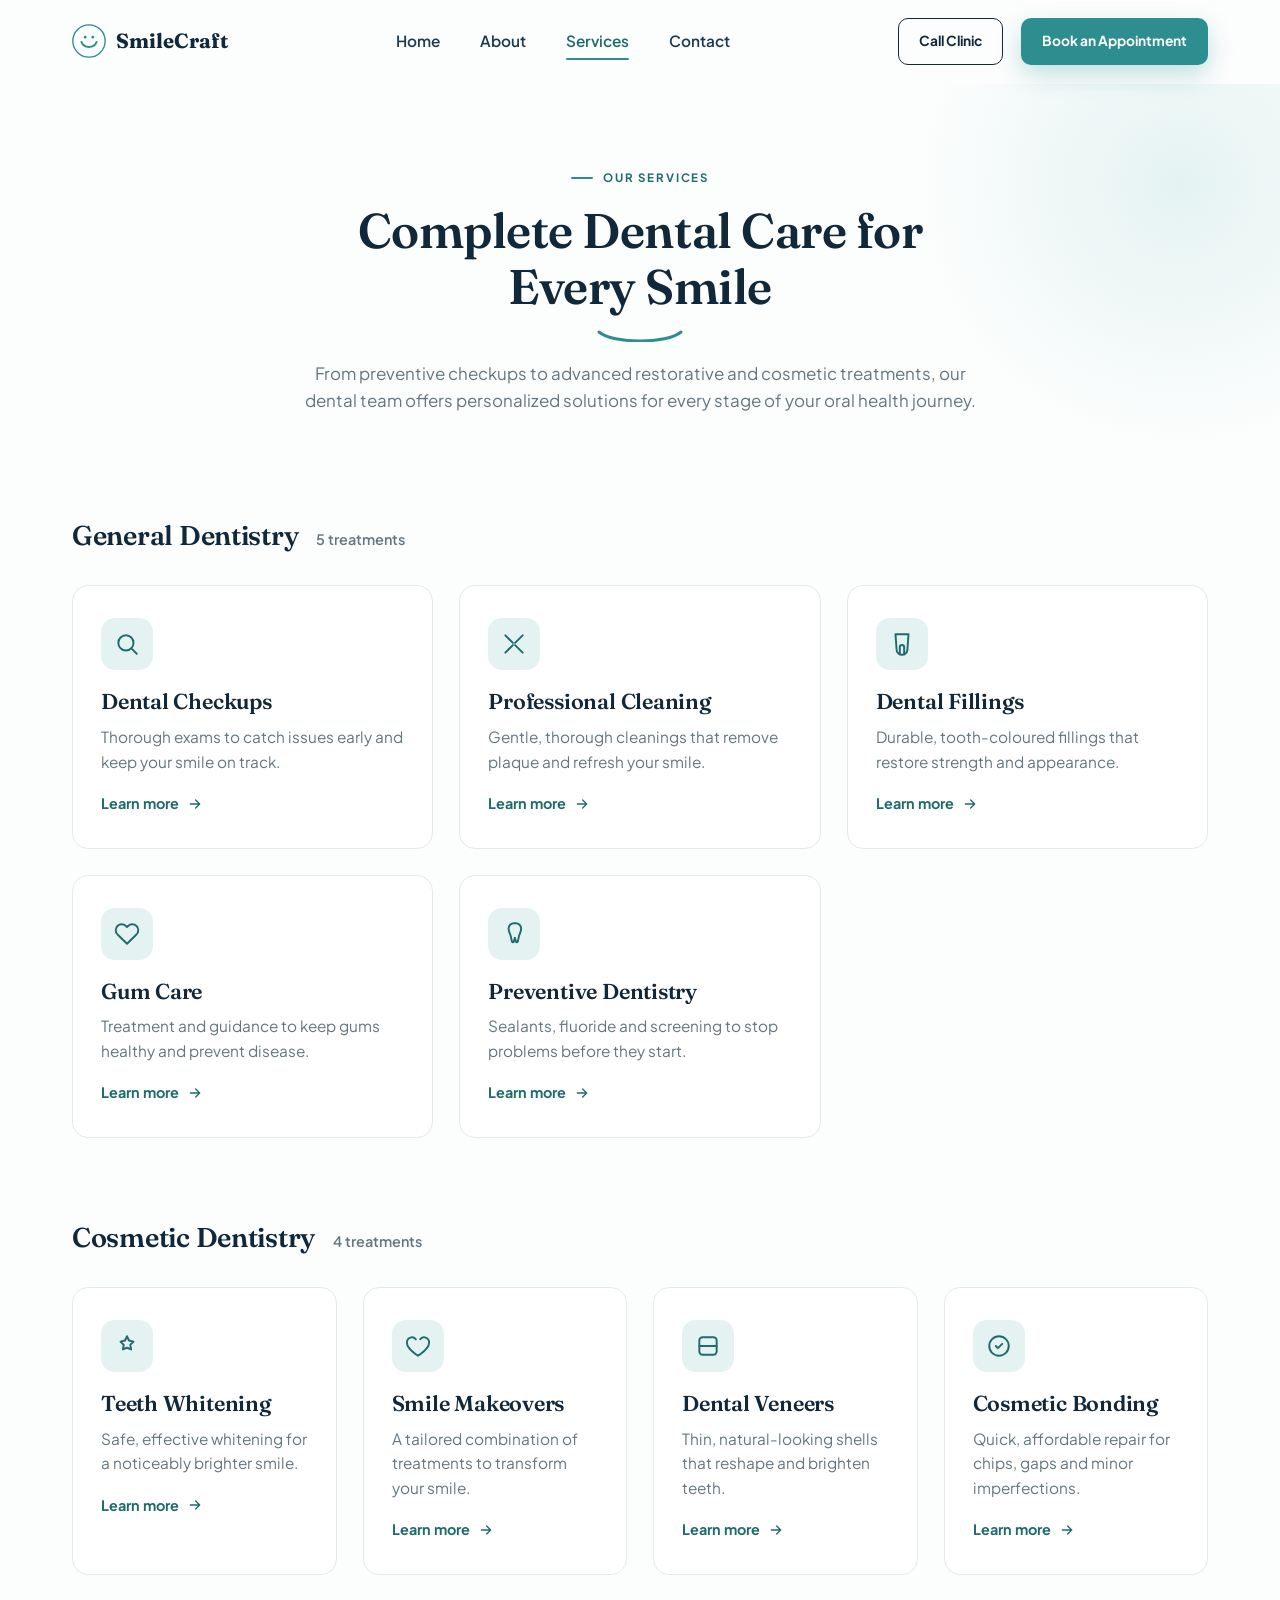
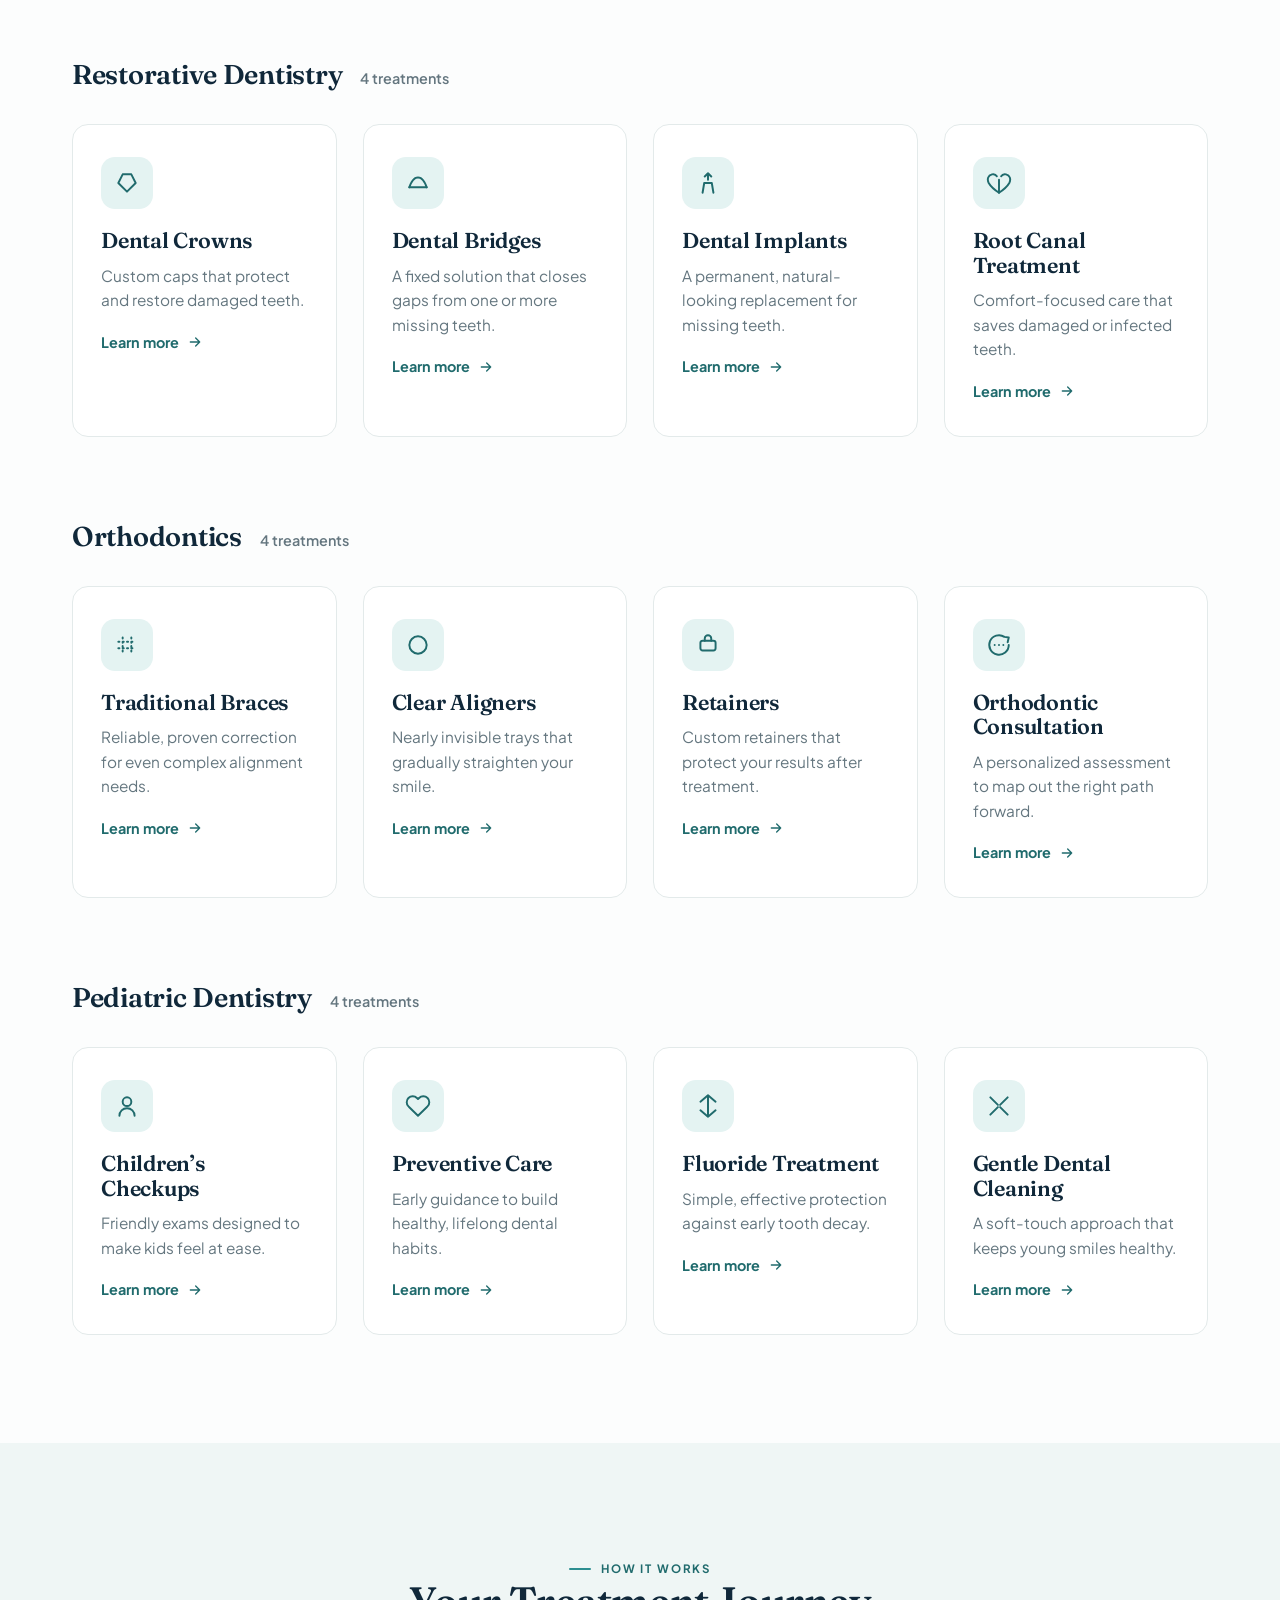
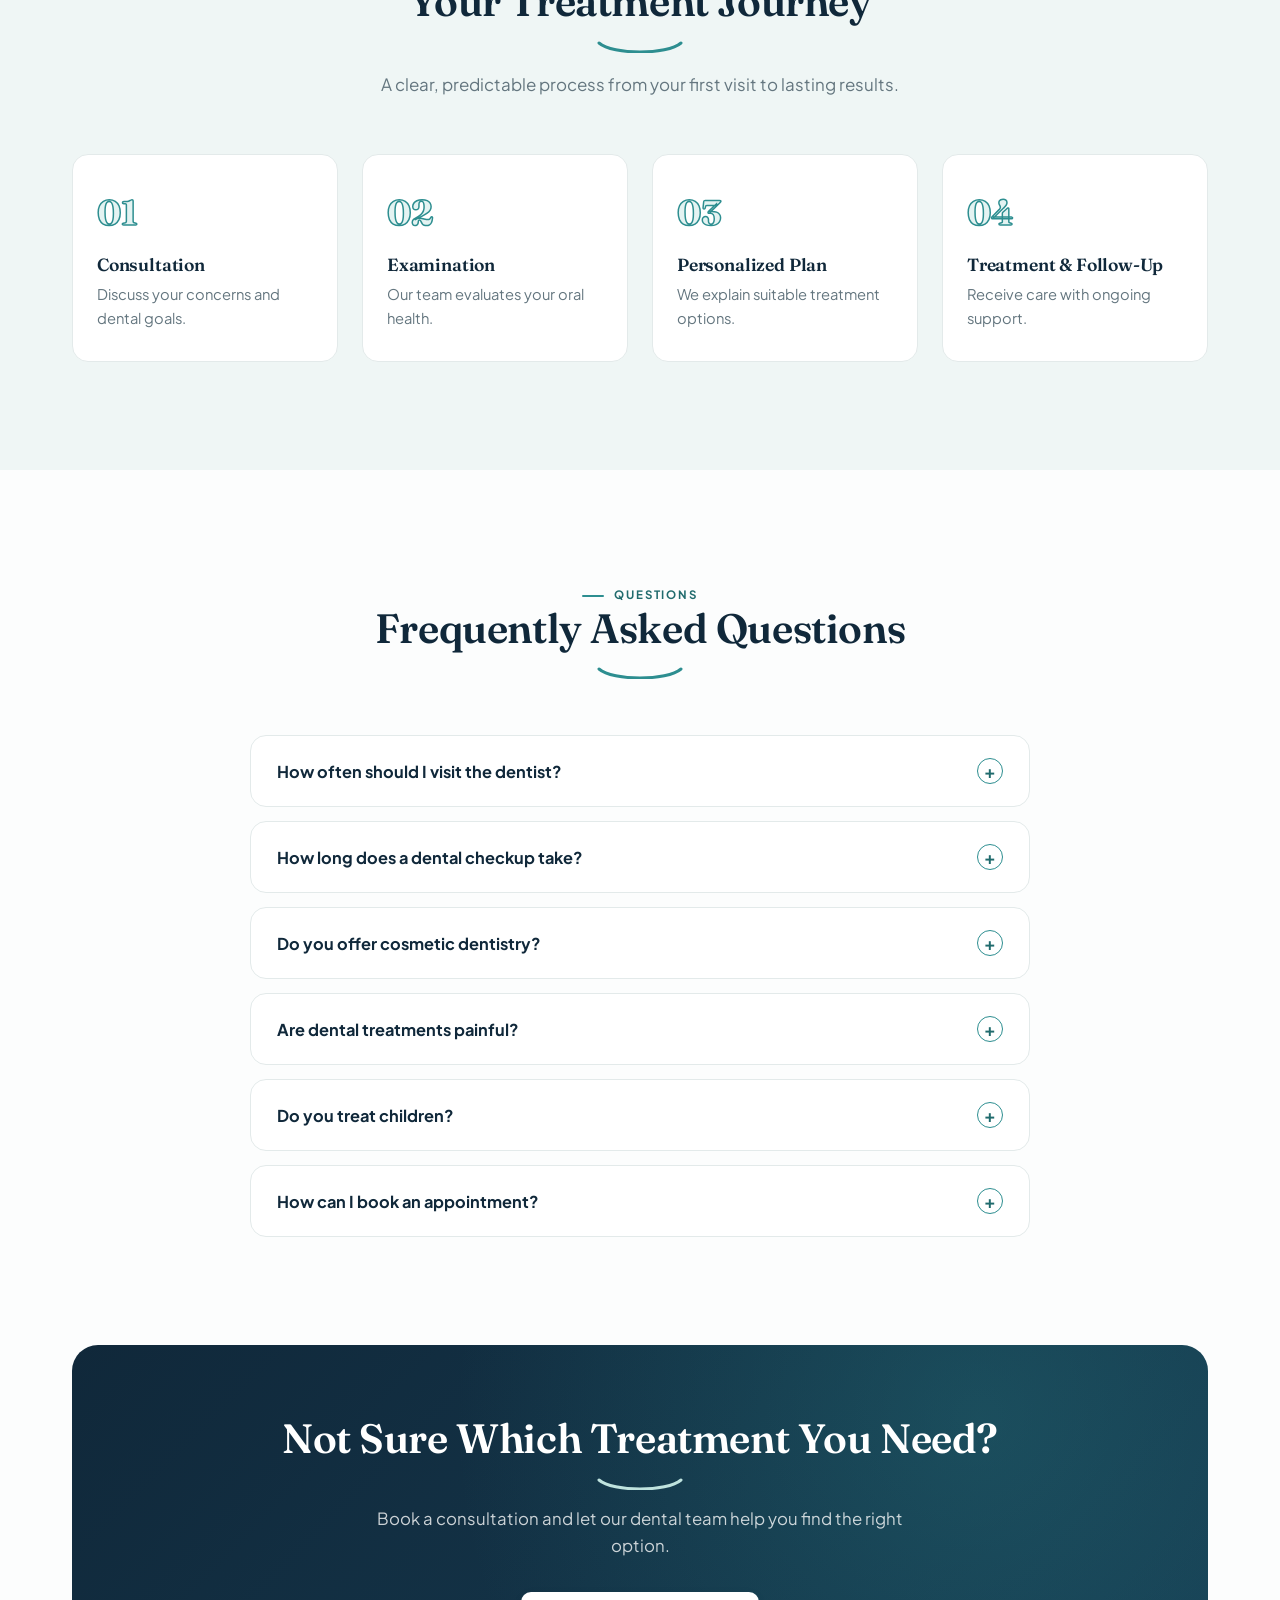
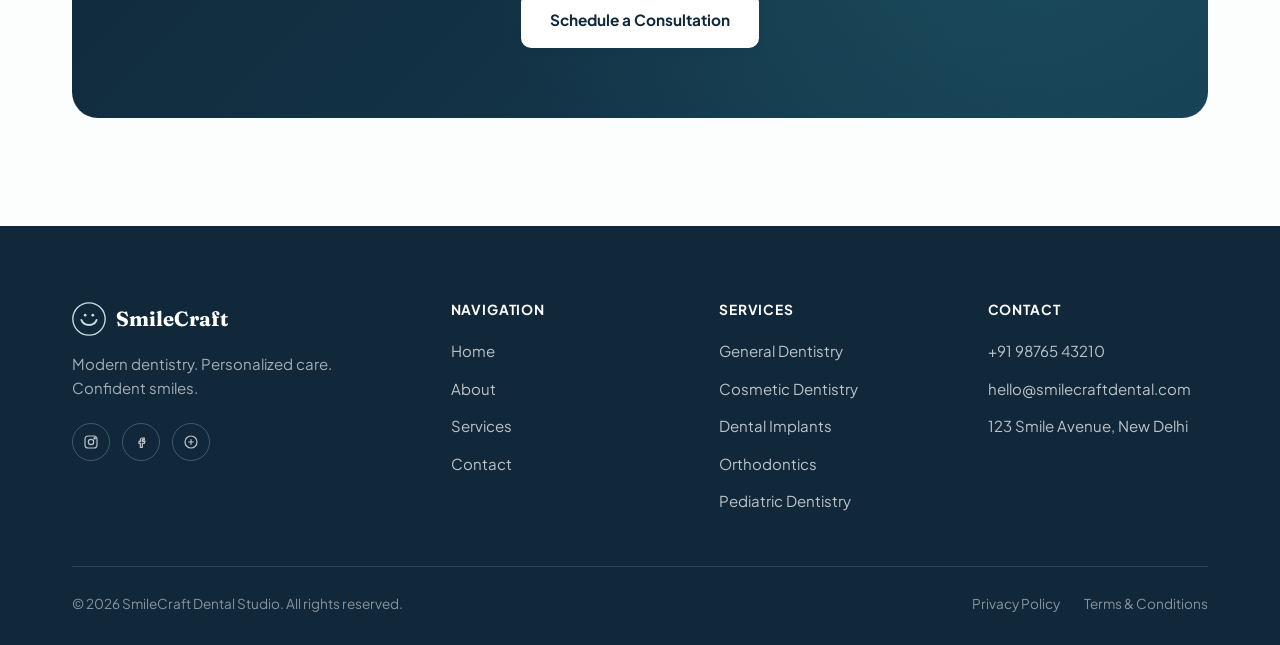
<file: services.html>
<!DOCTYPE html>
<html lang="en">
<head>
<meta charset="UTF-8">
<meta name="viewport" content="width=device-width, initial-scale=1.0">
<title>Our Services | SmileCraft Dental Studio</title>
<meta name="description" content="Explore general, cosmetic, restorative, orthodontic and pediatric dentistry services at SmileCraft Dental Studio, plus our treatment process and frequently asked questions.">
<link rel="preconnect" href="https://fonts.googleapis.com">
<link rel="stylesheet" href="style.css">
</head>
<body>

<header class="site-header">
  <div class="container nav-wrap">
    <a href="index.html" class="logo">
      <span class="logo-mark">
        <svg viewBox="0 0 40 40" fill="none" xmlns="http://www.w3.org/2000/svg">
          <circle cx="20" cy="20" r="19" stroke="#2D8E90" stroke-width="1.6"/>
          <path d="M11 21c1.5 4 3.5 6 9 6s7.5-2 9-6" stroke="#2D8E90" stroke-width="2.2" stroke-linecap="round"/>
          <circle cx="15.5" cy="15.5" r="1.6" fill="#2D8E90"/>
          <circle cx="24.5" cy="15.5" r="1.6" fill="#2D8E90"/>
        </svg>
      </span>
      SmileCraft
    </a>
    <nav class="nav-links" aria-label="Primary">
      <a href="index.html">Home</a>
      <a href="about.html">About</a>
      <a href="services.html" class="active">Services</a>
      <a href="contact.html">Contact</a>
    </nav>
    <div class="nav-cta">
      <a href="contact.html" class="btn btn-secondary btn-sm">Call Clinic</a>
      <a href="contact.html" class="btn btn-primary btn-sm">Book an Appointment</a>
      <button class="hamburger" aria-label="Open menu" aria-expanded="false">
        <span></span><span></span><span></span>
      </button>
    </div>
  </div>
</header>

<div class="mobile-menu" id="mobileMenu">
  <a href="index.html">Home</a>
  <a href="about.html">About</a>
  <a href="services.html">Services</a>
  <a href="contact.html">Contact</a>
  <a href="contact.html" class="btn btn-primary btn-block">Book an Appointment</a>
</div>

<main>
  <!-- ========== HERO ========== -->
  <section class="hero" style="padding-bottom:50px;">
    <div class="container">
      <div class="section-head center" data-reveal style="max-width:680px;">
        <span class="eyebrow" style="justify-content:center;">Our Services</span>
        <h1 style="font-size:clamp(2.2rem,3.8vw,3.2rem); margin-top:16px;">Complete Dental Care for Every Smile</h1>
        <svg class="arc-underline" viewBox="0 0 86 14"><path d="M2 4c14 12 68 12 82 0"/></svg>
        <p>From preventive checkups to advanced restorative and cosmetic treatments, our dental team offers personalized solutions for every stage of your oral health journey.</p>
      </div>
    </div>
  </section>

  <!-- ========== SERVICE CATEGORIES ========== -->
  <section class="section" style="padding-top:0;">
    <div class="container">

      <div class="category-block" data-reveal>
        <div class="category-head">
          <h2>General Dentistry</h2>
          <span class="count">5 treatments</span>
        </div>
        <div class="card-grid">
          <article class="service-card">
            <span class="service-icon"><svg viewBox="0 0 24 24" fill="none" stroke="currentColor" stroke-width="1.8" stroke-linecap="round" stroke-linejoin="round"><circle cx="11" cy="11" r="7"/><path d="M21 21l-4.3-4.3"/></svg></span>
            <h3>Dental Checkups</h3>
            <p>Thorough exams to catch issues early and keep your smile on track.</p>
            <a href="contact.html" class="card-link">Learn more <svg viewBox="0 0 24 24" fill="none" stroke="currentColor" stroke-width="2" stroke-linecap="round" stroke-linejoin="round"><path d="M5 12h14M13 6l6 6-6 6"/></svg></a>
          </article>
          <article class="service-card">
            <span class="service-icon"><svg viewBox="0 0 24 24" fill="none" stroke="currentColor" stroke-width="1.8" stroke-linecap="round" stroke-linejoin="round"><path d="M4 4l7 7M20 4l-7 7M4 20l7-7M20 20l-7-7"/></svg></span>
            <h3>Professional Cleaning</h3>
            <p>Gentle, thorough cleanings that remove plaque and refresh your smile.</p>
            <a href="contact.html" class="card-link">Learn more <svg viewBox="0 0 24 24" fill="none" stroke="currentColor" stroke-width="2" stroke-linecap="round" stroke-linejoin="round"><path d="M5 12h14M13 6l6 6-6 6"/></svg></a>
          </article>
          <article class="service-card">
            <span class="service-icon"><svg viewBox="0 0 24 24" fill="none" stroke="currentColor" stroke-width="1.8" stroke-linecap="round" stroke-linejoin="round"><path d="M6 3h12l-1 14a5 5 0 0 1-10 0L6 3Z"/><path d="M10 21v-6a2 2 0 0 1 4 0v6"/></svg></span>
            <h3>Dental Fillings</h3>
            <p>Durable, tooth-coloured fillings that restore strength and appearance.</p>
            <a href="contact.html" class="card-link">Learn more <svg viewBox="0 0 24 24" fill="none" stroke="currentColor" stroke-width="2" stroke-linecap="round" stroke-linejoin="round"><path d="M5 12h14M13 6l6 6-6 6"/></svg></a>
          </article>
          <article class="service-card">
            <span class="service-icon"><svg viewBox="0 0 24 24" fill="none" stroke="currentColor" stroke-width="1.8" stroke-linecap="round" stroke-linejoin="round"><path d="M20.8 4.6a5.5 5.5 0 0 0-7.8 0L12 5.6l-1-1a5.5 5.5 0 1 0-7.8 7.8l1 1L12 21l7.8-7.6 1-1a5.5 5.5 0 0 0 0-7.8Z"/></svg></span>
            <h3>Gum Care</h3>
            <p>Treatment and guidance to keep gums healthy and prevent disease.</p>
            <a href="contact.html" class="card-link">Learn more <svg viewBox="0 0 24 24" fill="none" stroke="currentColor" stroke-width="2" stroke-linecap="round" stroke-linejoin="round"><path d="M5 12h14M13 6l6 6-6 6"/></svg></a>
          </article>
          <article class="service-card">
            <span class="service-icon"><svg viewBox="0 0 24 24" fill="none" stroke="currentColor" stroke-width="1.8" stroke-linecap="round" stroke-linejoin="round"><path d="M12 2a5 5 0 0 0-5 5c0 3 1.5 4.5 2 7 .3 1.5.6 3 1.2 5.2.2.7 1.4.7 1.6 0 0 0 .6-2.2.7-3 .1-1 .5-1 .6 0 .1.8.7 3 .7 3 .2.7 1.4.7 1.6 0 .6-2.2.9-3.7 1.2-5.2.5-2.5 2-4 2-7a5 5 0 0 0-5-5Z"/></svg></span>
            <h3>Preventive Dentistry</h3>
            <p>Sealants, fluoride and screening to stop problems before they start.</p>
            <a href="contact.html" class="card-link">Learn more <svg viewBox="0 0 24 24" fill="none" stroke="currentColor" stroke-width="2" stroke-linecap="round" stroke-linejoin="round"><path d="M5 12h14M13 6l6 6-6 6"/></svg></a>
          </article>
        </div>
      </div>

      <div class="category-block" data-reveal>
        <div class="category-head">
          <h2>Cosmetic Dentistry</h2>
          <span class="count">4 treatments</span>
        </div>
        <div class="card-grid four">
          <article class="service-card">
            <span class="service-icon"><svg viewBox="0 0 24 24" fill="none" stroke="currentColor" stroke-width="1.8" stroke-linecap="round" stroke-linejoin="round"><path d="M12 3l1.8 3.9L18 8l-3 3 .8 4.2L12 13.6 8.2 15.2 9 11 6 8l4.2-1.1L12 3Z"/></svg></span>
            <h3>Teeth Whitening</h3>
            <p>Safe, effective whitening for a noticeably brighter smile.</p>
            <a href="contact.html" class="card-link">Learn more <svg viewBox="0 0 24 24" fill="none" stroke="currentColor" stroke-width="2" stroke-linecap="round" stroke-linejoin="round"><path d="M5 12h14M13 6l6 6-6 6"/></svg></a>
          </article>
          <article class="service-card">
            <span class="service-icon"><svg viewBox="0 0 24 24" fill="none" stroke="currentColor" stroke-width="1.8" stroke-linecap="round" stroke-linejoin="round"><path d="M12 21s-7-4.6-9.5-9C.7 8.4 2 4.8 5.5 4c2-.5 3.7.4 4.5 1.7M12 21s7-4.6 9.5-9c1.8-3.6.5-7.2-3-8-2-.5-3.7.4-4.5 1.7"/></svg></span>
            <h3>Smile Makeovers</h3>
            <p>A tailored combination of treatments to transform your smile.</p>
            <a href="contact.html" class="card-link">Learn more <svg viewBox="0 0 24 24" fill="none" stroke="currentColor" stroke-width="2" stroke-linecap="round" stroke-linejoin="round"><path d="M5 12h14M13 6l6 6-6 6"/></svg></a>
          </article>
          <article class="service-card">
            <span class="service-icon"><svg viewBox="0 0 24 24" fill="none" stroke="currentColor" stroke-width="1.8" stroke-linecap="round" stroke-linejoin="round"><rect x="4" y="4" width="16" height="16" rx="3"/><path d="M4 12h16"/></svg></span>
            <h3>Dental Veneers</h3>
            <p>Thin, natural-looking shells that reshape and brighten teeth.</p>
            <a href="contact.html" class="card-link">Learn more <svg viewBox="0 0 24 24" fill="none" stroke="currentColor" stroke-width="2" stroke-linecap="round" stroke-linejoin="round"><path d="M5 12h14M13 6l6 6-6 6"/></svg></a>
          </article>
          <article class="service-card">
            <span class="service-icon"><svg viewBox="0 0 24 24" fill="none" stroke="currentColor" stroke-width="1.8" stroke-linecap="round" stroke-linejoin="round"><circle cx="12" cy="12" r="9"/><path d="M9 12l2 2 4-4"/></svg></span>
            <h3>Cosmetic Bonding</h3>
            <p>Quick, affordable repair for chips, gaps and minor imperfections.</p>
            <a href="contact.html" class="card-link">Learn more <svg viewBox="0 0 24 24" fill="none" stroke="currentColor" stroke-width="2" stroke-linecap="round" stroke-linejoin="round"><path d="M5 12h14M13 6l6 6-6 6"/></svg></a>
          </article>
        </div>
      </div>

      <div class="category-block" data-reveal>
        <div class="category-head">
          <h2>Restorative Dentistry</h2>
          <span class="count">4 treatments</span>
        </div>
        <div class="card-grid four">
          <article class="service-card">
            <span class="service-icon"><svg viewBox="0 0 24 24" fill="none" stroke="currentColor" stroke-width="1.8" stroke-linecap="round" stroke-linejoin="round"><path d="M4 12l4-8h8l4 8-8 8-8-8Z"/></svg></span>
            <h3>Dental Crowns</h3>
            <p>Custom caps that protect and restore damaged teeth.</p>
            <a href="contact.html" class="card-link">Learn more <svg viewBox="0 0 24 24" fill="none" stroke="currentColor" stroke-width="2" stroke-linecap="round" stroke-linejoin="round"><path d="M5 12h14M13 6l6 6-6 6"/></svg></a>
          </article>
          <article class="service-card">
            <span class="service-icon"><svg viewBox="0 0 24 24" fill="none" stroke="currentColor" stroke-width="1.8" stroke-linecap="round" stroke-linejoin="round"><path d="M4 16c2-6 4-9 8-9s6 3 8 9"/><path d="M4 16h16"/></svg></span>
            <h3>Dental Bridges</h3>
            <p>A fixed solution that closes gaps from one or more missing teeth.</p>
            <a href="contact.html" class="card-link">Learn more <svg viewBox="0 0 24 24" fill="none" stroke="currentColor" stroke-width="2" stroke-linecap="round" stroke-linejoin="round"><path d="M5 12h14M13 6l6 6-6 6"/></svg></a>
          </article>
          <article class="service-card">
            <span class="service-icon"><svg viewBox="0 0 24 24" fill="none" stroke="currentColor" stroke-width="1.8" stroke-linecap="round" stroke-linejoin="round"><path d="M12 3v6M9 6l3-3 3 3M7 21l1.5-9M17 21l-1.5-9M9 12h6"/></svg></span>
            <h3>Dental Implants</h3>
            <p>A permanent, natural-looking replacement for missing teeth.</p>
            <a href="contact.html" class="card-link">Learn more <svg viewBox="0 0 24 24" fill="none" stroke="currentColor" stroke-width="2" stroke-linecap="round" stroke-linejoin="round"><path d="M5 12h14M13 6l6 6-6 6"/></svg></a>
          </article>
          <article class="service-card">
            <span class="service-icon"><svg viewBox="0 0 24 24" fill="none" stroke="currentColor" stroke-width="1.8" stroke-linecap="round" stroke-linejoin="round"><path d="M12 21s-7-4.6-9.5-9C.7 8.4 2 4.8 5.5 4c2-.5 3.7.4 4.5 1.7M12 21s7-4.6 9.5-9c1.8-3.6.5-7.2-3-8-2-.5-3.7.4-4.5 1.7"/><path d="M12 21V9"/></svg></span>
            <h3>Root Canal Treatment</h3>
            <p>Comfort-focused care that saves damaged or infected teeth.</p>
            <a href="contact.html" class="card-link">Learn more <svg viewBox="0 0 24 24" fill="none" stroke="currentColor" stroke-width="2" stroke-linecap="round" stroke-linejoin="round"><path d="M5 12h14M13 6l6 6-6 6"/></svg></a>
          </article>
        </div>
      </div>

      <div class="category-block" data-reveal>
        <div class="category-head">
          <h2>Orthodontics</h2>
          <span class="count">4 treatments</span>
        </div>
        <div class="card-grid four">
          <article class="service-card">
            <span class="service-icon"><svg viewBox="0 0 24 24" fill="none" stroke="currentColor" stroke-width="1.8" stroke-linecap="round" stroke-linejoin="round"><path d="M4 9h16M4 15h16M8 5v14M16 5v14" stroke-dasharray="1 3"/></svg></span>
            <h3>Traditional Braces</h3>
            <p>Reliable, proven correction for even complex alignment needs.</p>
            <a href="contact.html" class="card-link">Learn more <svg viewBox="0 0 24 24" fill="none" stroke="currentColor" stroke-width="2" stroke-linecap="round" stroke-linejoin="round"><path d="M5 12h14M13 6l6 6-6 6"/></svg></a>
          </article>
          <article class="service-card">
            <span class="service-icon"><svg viewBox="0 0 24 24" fill="none" stroke="currentColor" stroke-width="1.8" stroke-linecap="round" stroke-linejoin="round"><path d="M4 12c0-4 3.5-8 8-8s8 4 8 8-3.5 8-8 8-8-4-8-8Z"/></svg></span>
            <h3>Clear Aligners</h3>
            <p>Nearly invisible trays that gradually straighten your smile.</p>
            <a href="contact.html" class="card-link">Learn more <svg viewBox="0 0 24 24" fill="none" stroke="currentColor" stroke-width="2" stroke-linecap="round" stroke-linejoin="round"><path d="M5 12h14M13 6l6 6-6 6"/></svg></a>
          </article>
          <article class="service-card">
            <span class="service-icon"><svg viewBox="0 0 24 24" fill="none" stroke="currentColor" stroke-width="1.8" stroke-linecap="round" stroke-linejoin="round"><rect x="5" y="8" width="14" height="9" rx="2"/><path d="M9 8V6a3 3 0 0 1 6 0v2"/></svg></span>
            <h3>Retainers</h3>
            <p>Custom retainers that protect your results after treatment.</p>
            <a href="contact.html" class="card-link">Learn more <svg viewBox="0 0 24 24" fill="none" stroke="currentColor" stroke-width="2" stroke-linecap="round" stroke-linejoin="round"><path d="M5 12h14M13 6l6 6-6 6"/></svg></a>
          </article>
          <article class="service-card">
            <span class="service-icon"><svg viewBox="0 0 24 24" fill="none" stroke="currentColor" stroke-width="1.8" stroke-linecap="round" stroke-linejoin="round"><path d="M8 12h.01M12 12h.01M16 12h.01M21 12a9 9 0 1 1-4-7.5L21 5l-1 4.5"/></svg></span>
            <h3>Orthodontic Consultation</h3>
            <p>A personalized assessment to map out the right path forward.</p>
            <a href="contact.html" class="card-link">Learn more <svg viewBox="0 0 24 24" fill="none" stroke="currentColor" stroke-width="2" stroke-linecap="round" stroke-linejoin="round"><path d="M5 12h14M13 6l6 6-6 6"/></svg></a>
          </article>
        </div>
      </div>

      <div class="category-block" data-reveal>
        <div class="category-head">
          <h2>Pediatric Dentistry</h2>
          <span class="count">4 treatments</span>
        </div>
        <div class="card-grid four">
          <article class="service-card">
            <span class="service-icon"><svg viewBox="0 0 24 24" fill="none" stroke="currentColor" stroke-width="1.8" stroke-linecap="round" stroke-linejoin="round"><circle cx="12" cy="8" r="4"/><path d="M5 21c0-3.9 3.1-7 7-7s7 3.1 7 7"/></svg></span>
            <h3>Children&rsquo;s Checkups</h3>
            <p>Friendly exams designed to make kids feel at ease.</p>
            <a href="contact.html" class="card-link">Learn more <svg viewBox="0 0 24 24" fill="none" stroke="currentColor" stroke-width="2" stroke-linecap="round" stroke-linejoin="round"><path d="M5 12h14M13 6l6 6-6 6"/></svg></a>
          </article>
          <article class="service-card">
            <span class="service-icon"><svg viewBox="0 0 24 24" fill="none" stroke="currentColor" stroke-width="1.8" stroke-linecap="round" stroke-linejoin="round"><path d="M20.8 4.6a5.5 5.5 0 0 0-7.8 0L12 5.6l-1-1a5.5 5.5 0 1 0-7.8 7.8l1 1L12 21l7.8-7.6 1-1a5.5 5.5 0 0 0 0-7.8Z"/></svg></span>
            <h3>Preventive Care</h3>
            <p>Early guidance to build healthy, lifelong dental habits.</p>
            <a href="contact.html" class="card-link">Learn more <svg viewBox="0 0 24 24" fill="none" stroke="currentColor" stroke-width="2" stroke-linecap="round" stroke-linejoin="round"><path d="M5 12h14M13 6l6 6-6 6"/></svg></a>
          </article>
          <article class="service-card">
            <span class="service-icon"><svg viewBox="0 0 24 24" fill="none" stroke="currentColor" stroke-width="1.8" stroke-linecap="round" stroke-linejoin="round"><path d="M12 2v20M5 8l7-6 7 6M5 16l7 6 7-6"/></svg></span>
            <h3>Fluoride Treatment</h3>
            <p>Simple, effective protection against early tooth decay.</p>
            <a href="contact.html" class="card-link">Learn more <svg viewBox="0 0 24 24" fill="none" stroke="currentColor" stroke-width="2" stroke-linecap="round" stroke-linejoin="round"><path d="M5 12h14M13 6l6 6-6 6"/></svg></a>
          </article>
          <article class="service-card">
            <span class="service-icon"><svg viewBox="0 0 24 24" fill="none" stroke="currentColor" stroke-width="1.8" stroke-linecap="round" stroke-linejoin="round"><path d="M4 4l7 7M20 4l-7 7M4 20l7-7M20 20l-7-7"/></svg></span>
            <h3>Gentle Dental Cleaning</h3>
            <p>A soft-touch approach that keeps young smiles healthy.</p>
            <a href="contact.html" class="card-link">Learn more <svg viewBox="0 0 24 24" fill="none" stroke="currentColor" stroke-width="2" stroke-linecap="round" stroke-linejoin="round"><path d="M5 12h14M13 6l6 6-6 6"/></svg></a>
          </article>
        </div>
      </div>

    </div>
  </section>

  <!-- ========== TREATMENT PROCESS ========== -->
  <section class="section section-alt">
    <div class="container">
      <div class="section-head center" data-reveal>
        <span class="eyebrow" style="justify-content:center;">How It Works</span>
        <h2>Your Treatment Journey</h2>
        <svg class="arc-underline" viewBox="0 0 86 14"><path d="M2 4c14 12 68 12 82 0"/></svg>
        <p>A clear, predictable process from your first visit to lasting results.</p>
      </div>
      <div class="timeline" data-reveal>
        <div class="timeline-step">
          <div class="step-num">01</div>
          <h3>Consultation</h3>
          <p>Discuss your concerns and dental goals.</p>
        </div>
        <div class="timeline-step">
          <div class="step-num">02</div>
          <h3>Examination</h3>
          <p>Our team evaluates your oral health.</p>
        </div>
        <div class="timeline-step">
          <div class="step-num">03</div>
          <h3>Personalized Plan</h3>
          <p>We explain suitable treatment options.</p>
        </div>
        <div class="timeline-step">
          <div class="step-num">04</div>
          <h3>Treatment &amp; Follow-Up</h3>
          <p>Receive care with ongoing support.</p>
        </div>
      </div>
    </div>
  </section>

  <!-- ========== FAQ ========== -->
  <section class="section">
    <div class="container">
      <div class="section-head center" data-reveal>
        <span class="eyebrow" style="justify-content:center;">Questions</span>
        <h2>Frequently Asked Questions</h2>
        <svg class="arc-underline" viewBox="0 0 86 14"><path d="M2 4c14 12 68 12 82 0"/></svg>
      </div>
      <div class="faq-list" data-reveal>
        <div class="faq-item">
          <button class="faq-question" aria-expanded="false">How often should I visit the dentist?<span class="plus">+</span></button>
          <div class="faq-answer"><div class="faq-answer-inner">We recommend a checkup and cleaning every six months, though some patients benefit from more frequent visits depending on their oral health needs.</div></div>
        </div>
        <div class="faq-item">
          <button class="faq-question" aria-expanded="false">How long does a dental checkup take?<span class="plus">+</span></button>
          <div class="faq-answer"><div class="faq-answer-inner">A routine checkup and cleaning typically takes 30 to 45 minutes, depending on your individual needs.</div></div>
        </div>
        <div class="faq-item">
          <button class="faq-question" aria-expanded="false">Do you offer cosmetic dentistry?<span class="plus">+</span></button>
          <div class="faq-answer"><div class="faq-answer-inner">Yes. We offer whitening, veneers, bonding and full smile makeovers tailored to your goals.</div></div>
        </div>
        <div class="faq-item">
          <button class="faq-question" aria-expanded="false">Are dental treatments painful?<span class="plus">+</span></button>
          <div class="faq-answer"><div class="faq-answer-inner">Our team prioritizes comfort at every step, using modern techniques and anesthesia options to keep treatment as pain-free as possible.</div></div>
        </div>
        <div class="faq-item">
          <button class="faq-question" aria-expanded="false">Do you treat children?<span class="plus">+</span></button>
          <div class="faq-answer"><div class="faq-answer-inner">Yes, our pediatric dentistry services are designed to make young patients feel comfortable and safe.</div></div>
        </div>
        <div class="faq-item">
          <button class="faq-question" aria-expanded="false">How can I book an appointment?<span class="plus">+</span></button>
          <div class="faq-answer"><div class="faq-answer-inner">You can book online through our contact page, call the clinic directly, or send us an email and our team will confirm a time with you.</div></div>
        </div>
      </div>
    </div>
  </section>

  <!-- ========== CTA ========== -->
  <section class="section" style="padding-top:0;">
    <div class="container">
      <div class="final-cta" data-reveal>
        <h2>Not Sure Which Treatment You Need?</h2>
        <svg class="arc-underline" viewBox="0 0 86 14"><path d="M2 4c14 12 68 12 82 0"/></svg>
        <p>Book a consultation and let our dental team help you find the right option.</p>
        <div class="hero-actions"><a href="contact.html" class="btn btn-light">Schedule a Consultation</a></div>
      </div>
    </div>
  </section>
</main>

<footer class="site-footer">
  <div class="container">
    <div class="footer-grid">
      <div class="footer-brand">
        <a href="index.html" class="logo">
          <span class="logo-mark">
            <svg viewBox="0 0 40 40" fill="none" xmlns="http://www.w3.org/2000/svg">
              <circle cx="20" cy="20" r="19" stroke="#BFE3DE" stroke-width="1.6"/>
              <path d="M11 21c1.5 4 3.5 6 9 6s7.5-2 9-6" stroke="#BFE3DE" stroke-width="2.2" stroke-linecap="round"/>
              <circle cx="15.5" cy="15.5" r="1.6" fill="#BFE3DE"/>
              <circle cx="24.5" cy="15.5" r="1.6" fill="#BFE3DE"/>
            </svg>
          </span>
          SmileCraft
        </a>
        <p>Modern dentistry. Personalized care. Confident smiles.</p>
        <div class="social-row">
          <a href="#" aria-label="Instagram"><svg viewBox="0 0 24 24" fill="none" stroke="currentColor" stroke-width="1.8"><rect x="3" y="3" width="18" height="18" rx="5"/><circle cx="12" cy="12" r="4"/><circle cx="17.5" cy="6.5" r="1"/></svg></a>
          <a href="#" aria-label="Facebook"><svg viewBox="0 0 24 24" fill="none" stroke="currentColor" stroke-width="1.8"><path d="M14 9h3V6h-3a3 3 0 0 0-3 3v2H9v3h2v6h3v-6h3l1-3h-4V9a1 1 0 0 1 1-1Z"/></svg></a>
          <a href="#" aria-label="Google"><svg viewBox="0 0 24 24" fill="none" stroke="currentColor" stroke-width="1.8"><circle cx="12" cy="12" r="9"/><path d="M8 12h8M12 8v8"/></svg></a>
        </div>
      </div>
      <div class="footer-col">
        <h4>Navigation</h4>
        <ul>
          <li><a href="index.html">Home</a></li>
          <li><a href="about.html">About</a></li>
          <li><a href="services.html">Services</a></li>
          <li><a href="contact.html">Contact</a></li>
        </ul>
      </div>
      <div class="footer-col">
        <h4>Services</h4>
        <ul>
          <li><a href="services.html">General Dentistry</a></li>
          <li><a href="services.html">Cosmetic Dentistry</a></li>
          <li><a href="services.html">Dental Implants</a></li>
          <li><a href="services.html">Orthodontics</a></li>
          <li><a href="services.html">Pediatric Dentistry</a></li>
        </ul>
      </div>
      <div class="footer-col">
        <h4>Contact</h4>
        <ul>
          <li><a href="tel:+919876543210">+91 98765 43210</a></li>
          <li><a href="mailto:hello@smilecraftdental.com">hello@smilecraftdental.com</a></li>
          <li><a href="contact.html">123 Smile Avenue, New Delhi</a></li>
        </ul>
      </div>
    </div>
    <div class="footer-bottom">
      <span>&copy; 2026 SmileCraft Dental Studio. All rights reserved.</span>
      <div class="legal-links">
        <a href="#">Privacy Policy</a>
        <a href="#">Terms &amp; Conditions</a>
      </div>
    </div>
  </div>
</footer>

<script src="script.js"></script>
</body>
</html>
</file>
<file: style.css>
/* ==========================================================================
   SmileCraft Dental Studio — Design System
   Display: Fraunces (warm serif, used with restraint)
   Body/UI: Plus Jakarta Sans
   Signature motif: the "smile arc" — a soft curved rule echoing a dental
   arch / smile line, used as an underline, divider and counter backdrop.
   ========================================================================== */

@import url('https://fonts.googleapis.com/css2?family=Fraunces:opsz,wght@9..144,400;9..144,500;9..144,600;9..144,700&family=Plus+Jakarta+Sans:wght@400;500;600;700;800&display=swap');

:root{
  /* Color */
  --navy: #10283A;
  --navy-soft: #1C3B52;
  --ink: #40545F;
  --ink-soft: #64767F;
  --teal: #2D8E90;
  --teal-dark: #206B6D;
  --teal-tint: #E4F3F2;
  --teal-tint-2: #EFF6F5;
  --mint: #BFE3DE;
  --bg: #FCFDFD;
  --white: #FFFFFF;
  --line: #E3EAEA;
  --line-soft: #EDF2F2;
  --gold: #C9A15A; /* used sparingly for star ratings only */

  /* Type */
  --font-display: 'Fraunces', 'Iowan Old Style', serif;
  --font-body: 'Plus Jakarta Sans', -apple-system, BlinkMacSystemFont, sans-serif;

  /* Layout */
  --container: 1200px;
  --radius-sm: 10px;
  --radius-md: 16px;
  --radius-lg: 26px;
  --shadow-sm: 0 2px 10px rgba(16,40,58,0.06);
  --shadow-md: 0 12px 32px rgba(16,40,58,0.10);
  --shadow-lg: 0 24px 60px rgba(16,40,58,0.14);
  --header-h: 84px;
}

*, *::before, *::after{ box-sizing: border-box; }
html{ scroll-behavior: smooth; }
@media (prefers-reduced-motion: reduce){
  html{ scroll-behavior: auto; }
  *{ animation-duration: 0.001ms !important; animation-iteration-count: 1 !important; transition-duration: 0.001ms !important; }
}

body{
  margin:0;
  font-family: var(--font-body);
  color: var(--ink);
  background: var(--bg);
  -webkit-font-smoothing: antialiased;
  line-height: 1.6;
  overflow-x: hidden;
}

img{ max-width:100%; display:block; }
a{ color: inherit; text-decoration: none; }
button{ font-family: inherit; cursor:pointer; }
ul{ margin:0; padding:0; list-style:none; }
input, select, textarea{ font-family: inherit; }

.container{
  width: 100%;
  max-width: var(--container);
  margin: 0 auto;
  padding: 0 32px;
}

h1,h2,h3,h4{
  font-family: var(--font-display);
  color: var(--navy);
  font-weight: 600;
  line-height: 1.14;
  margin: 0;
  letter-spacing: -0.01em;
}

h1{ font-size: clamp(2.5rem, 4.4vw, 3.9rem); font-weight: 600; }
h2{ font-size: clamp(2rem, 3.2vw, 2.7rem); }
h3{ font-size: 1.35rem; }
p{ margin:0; }

.eyebrow{
  display:inline-flex;
  align-items:center;
  gap:10px;
  font-family: var(--font-body);
  font-size: 0.72rem;
  font-weight: 700;
  letter-spacing: 0.16em;
  text-transform: uppercase;
  color: var(--teal-dark);
}
.eyebrow::before{
  content:"";
  width: 22px;
  height: 2px;
  background: var(--teal);
  display:inline-block;
  border-radius: 2px;
}

/* ---------- Smile-arc signature motif ---------- */
.arc-underline{
  display:block;
  width: 86px;
  height: 14px;
  margin-top: 14px;
}
.arc-underline path{
  fill:none;
  stroke: var(--teal);
  stroke-width: 3;
  stroke-linecap: round;
}
.section-divider{
  width:100%;
  height: 46px;
  display:block;
  color: var(--line);
}

/* ---------- Buttons ---------- */
.btn{
  display: inline-flex;
  align-items: center;
  justify-content:center;
  gap: 10px;
  padding: 15px 28px;
  border-radius: var(--radius-sm);
  font-weight: 700;
  font-size: 0.96rem;
  border: 1px solid transparent;
  transition: transform .25s ease, box-shadow .25s ease, background-color .25s ease, color .25s ease, border-color .25s ease;
  white-space: nowrap;
}
.btn-primary{
  background: var(--teal);
  color: var(--white);
  box-shadow: 0 10px 24px rgba(45,142,144,0.28);
}
.btn-primary:hover, .btn-primary:focus-visible{
  background: var(--teal-dark);
  transform: translateY(-2px);
  box-shadow: 0 14px 30px rgba(32,107,109,0.32);
}
.btn-secondary{
  background: transparent;
  color: var(--navy);
  border-color: var(--navy);
}
.btn-secondary:hover, .btn-secondary:focus-visible{
  background: var(--navy);
  color: var(--white);
  transform: translateY(-2px);
}
.btn-light{
  background: var(--white);
  color: var(--navy);
  box-shadow: var(--shadow-sm);
}
.btn-light:hover{ transform: translateY(-2px); box-shadow: var(--shadow-md); }
.btn-block{ width:100%; }
.btn-sm{ padding: 11px 20px; font-size: 0.86rem; }

a:focus-visible, button:focus-visible, input:focus-visible, textarea:focus-visible, select:focus-visible{
  outline: 2.5px solid var(--teal);
  outline-offset: 3px;
}

/* ---------- Header ---------- */
.site-header{
  position: sticky;
  top: 0;
  z-index: 500;
  width:100%;
  height: var(--header-h);
  display:flex;
  align-items:center;
  background: rgba(252,253,253,0.72);
  backdrop-filter: blur(14px) saturate(140%);
  -webkit-backdrop-filter: blur(14px) saturate(140%);
  border-bottom: 1px solid transparent;
  transition: box-shadow .3s ease, border-color .3s ease, background-color .3s ease;
}
.site-header.is-scrolled{
  background: rgba(252,253,253,0.92);
  border-bottom-color: var(--line);
  box-shadow: 0 8px 24px rgba(16,40,58,0.06);
}
.nav-wrap{
  width:100%;
  display:flex;
  align-items:center;
  justify-content:space-between;
}
.logo{
  display:flex;
  align-items:center;
  gap: 10px;
  font-family: var(--font-display);
  font-weight: 700;
  font-size: 1.28rem;
  color: var(--navy);
}
.logo-mark{ width: 34px; height: 34px; flex-shrink:0; }
.logo-mark svg{ width:100%; height:100%; }

.nav-links{
  display:flex;
  align-items:center;
  gap: 40px;
}
.nav-links a{
  font-weight: 600;
  font-size: 0.96rem;
  color: var(--navy-soft);
  position: relative;
  padding: 6px 0;
  transition: color .2s ease;
}
.nav-links a::after{
  content:"";
  position:absolute;
  left:0; right:0; bottom:0;
  height: 2px;
  background: var(--teal);
  border-radius: 2px;
  transform: scaleX(0);
  transform-origin: left;
  transition: transform .25s ease;
}
.nav-links a:hover{ color: var(--teal-dark); }
.nav-links a:hover::after{ transform: scaleX(1); }
.nav-links a.active{ color: var(--teal-dark); }
.nav-links a.active::after{ transform: scaleX(1); }

.nav-cta{ display:flex; align-items:center; gap: 18px; }
.hamburger{
  display:none;
  flex-direction:column;
  justify-content:center;
  gap: 5px;
  width: 42px;
  height: 42px;
  border-radius: 10px;
  border: 1px solid var(--line);
  background: var(--white);
}
.hamburger span{
  display:block;
  width: 20px;
  height: 2px;
  margin: 0 auto;
  background: var(--navy);
  border-radius: 2px;
  transition: transform .3s ease, opacity .3s ease;
}
.hamburger.is-open span:nth-child(1){ transform: translateY(7px) rotate(45deg); }
.hamburger.is-open span:nth-child(2){ opacity:0; }
.hamburger.is-open span:nth-child(3){ transform: translateY(-7px) rotate(-45deg); }

.mobile-menu{
  position: fixed;
  inset: var(--header-h) 0 0 0;
  background: var(--white);
  z-index: 480;
  padding: 36px 32px;
  display:flex;
  flex-direction:column;
  gap: 8px;
  transform: translateY(-12px);
  opacity: 0;
  visibility: hidden;
  transition: opacity .28s ease, transform .28s ease, visibility .28s;
}
.mobile-menu.is-open{ opacity:1; transform: translateY(0); visibility: visible; }
.mobile-menu a{
  font-family: var(--font-display);
  font-size: 1.6rem;
  font-weight: 600;
  color: var(--navy);
  padding: 14px 0;
  border-bottom: 1px solid var(--line-soft);
}
.mobile-menu .btn{ margin-top: 22px; }

/* ---------- Sections & reveal ---------- */
.section{ padding: 108px 0; }
.section-tight{ padding: 80px 0; }
.section-alt{ background: var(--teal-tint-2); }
.section-navy{ background: var(--navy); color: rgba(255,255,255,0.86); }
.section-navy h2, .section-navy h3{ color: var(--white); }

.section-head{
  max-width: 640px;
  margin-bottom: 56px;
}
.section-head.center{ margin-left:auto; margin-right:auto; text-align:center; }
.section-head.center .arc-underline{ margin-left:auto; margin-right:auto; }
.section-head p{ margin-top: 18px; color: var(--ink-soft); font-size: 1.06rem; }

[data-reveal]{
  opacity: 0;
  transform: translateY(26px);
  transition: opacity .7s cubic-bezier(.2,.7,.2,1), transform .7s cubic-bezier(.2,.7,.2,1);
}
[data-reveal].in-view{ opacity: 1; transform: translateY(0); }

/* ---------- Hero ---------- */
.hero{
  padding: 76px 0 96px;
  position: relative;
  overflow:hidden;
}
.hero::before{
  content:"";
  position:absolute;
  top: -160px; right: -160px;
  width: 520px; height: 520px;
  background: radial-gradient(circle, var(--teal-tint) 0%, rgba(228,243,242,0) 70%);
  border-radius: 50%;
  z-index:0;
}
.hero-grid{
  position:relative;
  z-index:1;
  display:grid;
  grid-template-columns: 1.05fr 1fr;
  gap: 64px;
  align-items:center;
}
.hero h1{ margin-top: 18px; }
.hero-sub{
  margin-top: 22px;
  font-size: 1.1rem;
  color: var(--ink-soft);
  max-width: 480px;
}
.hero-actions{ display:flex; gap:16px; margin-top: 34px; flex-wrap:wrap; }
.trust-inline{
  margin-top: 34px;
  display:flex;
  align-items:center;
  gap: 14px;
}
.stars{ color: var(--gold); font-size: 1.1rem; letter-spacing: 2px; }
.trust-inline .label{ font-weight:700; color: var(--navy-soft); font-size: 0.92rem; }

.hero-media{ position:relative; }
.hero-media .frame{
  border-radius: var(--radius-lg);
  overflow:hidden;
  box-shadow: var(--shadow-lg);
  aspect-ratio: 4/4.6;
}
.hero-media img{ width:100%; height:100%; object-fit:cover; transition: transform .8s ease; }
.hero-media:hover img{ transform: scale(1.04); }

.floating-card{
  position:absolute;
  left: -34px;
  bottom: 34px;
  background: rgba(255,255,255,0.9);
  backdrop-filter: blur(16px);
  -webkit-backdrop-filter: blur(16px);
  border: 1px solid rgba(255,255,255,0.6);
  border-radius: var(--radius-md);
  box-shadow: var(--shadow-md);
  padding: 18px 20px;
  display:flex;
  align-items:center;
  gap: 14px;
  animation: floaty 5.5s ease-in-out infinite;
}
.floating-card .fc-icon{
  width: 44px; height:44px;
  border-radius: 12px;
  background: var(--teal-tint);
  display:flex; align-items:center; justify-content:center;
  color: var(--teal-dark);
  flex-shrink:0;
}
.floating-card .fc-label{ font-size: 0.72rem; color: var(--ink-soft); font-weight:600; text-transform:uppercase; letter-spacing:.06em; }
.floating-card .fc-value{ font-family: var(--font-display); font-size: 1.05rem; color: var(--navy); font-weight:600; margin-top: 2px; }
.floating-card .btn{ padding: 9px 16px; font-size: 0.82rem; }

@keyframes floaty{
  0%, 100%{ transform: translateY(0); }
  50%{ transform: translateY(-10px); }
}

/* ---------- Trust strip ---------- */
.trust-strip{
  border-top: 1px solid var(--line);
  border-bottom: 1px solid var(--line);
  padding: 34px 0;
}
.trust-strip .container{
  display:grid;
  grid-template-columns: repeat(4, 1fr);
  gap: 24px;
}
.trust-item{
  display:flex;
  align-items:center;
  gap: 14px;
  color: var(--navy-soft);
  font-weight: 700;
  font-size: 0.94rem;
}
.trust-item svg{ width: 26px; height: 26px; color: var(--teal); flex-shrink:0; }

/* ---------- Service cards ---------- */
.card-grid{
  display:grid;
  grid-template-columns: repeat(3, 1fr);
  gap: 26px;
}
.service-card{
  background: var(--white);
  border: 1px solid var(--line);
  border-radius: var(--radius-md);
  padding: 32px 28px;
  transition: transform .3s ease, box-shadow .3s ease, border-color .3s ease;
}
.service-card:hover{
  transform: translateY(-6px);
  box-shadow: var(--shadow-md);
  border-color: rgba(45,142,144,0.35);
}
.service-icon{
  width: 52px; height:52px;
  border-radius: 14px;
  background: var(--teal-tint);
  color: var(--teal-dark);
  display:flex; align-items:center; justify-content:center;
  margin-bottom: 20px;
}
.service-icon svg{ width: 26px; height:26px; }
.service-card h3{ margin-bottom: 10px; }
.service-card p{ color: var(--ink-soft); font-size: 0.96rem; }
.card-link{
  display:inline-flex;
  align-items:center;
  gap: 8px;
  margin-top: 18px;
  font-weight: 700;
  font-size: 0.9rem;
  color: var(--teal-dark);
}
.card-link svg{ width:16px; height:16px; transition: transform .25s ease; }
.service-card:hover .card-link svg{ transform: translateX(4px); }

.view-all-wrap{ text-align:center; margin-top: 48px; }
.view-all-link{
  display:inline-flex; align-items:center; gap:10px;
  font-weight:700; color: var(--navy); font-size:1rem;
  border-bottom: 2px solid var(--teal);
  padding-bottom: 4px;
}
.view-all-link svg{ width:18px; height:18px; }

/* ---------- Why choose us ---------- */
.split{
  display:grid;
  grid-template-columns: 1fr 1fr;
  gap: 72px;
  align-items:center;
}
.split-media img{
  border-radius: var(--radius-lg);
  box-shadow: var(--shadow-md);
  aspect-ratio: 4/4.7;
  object-fit:cover;
  width:100%;
}
.benefit-list{ margin-top: 26px; display:flex; flex-direction:column; gap: 16px; }
.benefit-item{ display:flex; gap: 14px; align-items:flex-start; }
.benefit-item .check{
  width: 26px; height:26px; border-radius:50%;
  background: var(--teal); color:var(--white);
  display:flex; align-items:center; justify-content:center;
  flex-shrink:0; margin-top:2px;
}
.benefit-item .check svg{ width:14px; height:14px; }
.benefit-item span{ font-weight:600; color: var(--navy-soft); }
.split p.lede{ margin-top: 24px; color: var(--ink-soft); }

/* ---------- Doctor intro ---------- */
.doctor-block{
  display:grid;
  grid-template-columns: 0.85fr 1.15fr;
  gap: 64px;
  align-items:center;
}
.doctor-photo{ position:relative; }
.doctor-photo img{
  border-radius: var(--radius-lg);
  box-shadow: var(--shadow-md);
  aspect-ratio: 3/3.7;
  object-fit:cover;
  width:100%;
}
.doctor-quote{
  margin-top: 20px;
  font-size: 1.15rem;
  color: var(--navy-soft);
  font-family: var(--font-display);
  font-weight:500;
  line-height:1.5;
}
.stat-row{ display:flex; gap: 40px; margin-top: 34px; flex-wrap:wrap; }
.stat{ position:relative; }
.stat .num{ font-family: var(--font-display); font-size: 2.1rem; color: var(--navy); font-weight:700; }
.stat .lbl{ font-size: 0.86rem; color: var(--ink-soft); font-weight:600; margin-top: 4px; }
.stat .arc-underline{ margin-top: 6px; width: 54px; }

/* ---------- Testimonials ---------- */
.testimonial-track-wrap{ position:relative; overflow:hidden; }
.testimonial-track{
  display:flex;
  gap: 26px;
  transition: transform .5s cubic-bezier(.2,.7,.2,1);
}
.testimonial-card{
  background: var(--white);
  border: 1px solid var(--line);
  border-radius: var(--radius-md);
  padding: 34px 30px;
  flex: 0 0 100%;
}
.testimonial-card .stars{ margin-bottom: 18px; display:block; }
.testimonial-card p{ font-size: 1.08rem; color: var(--navy-soft); font-family: var(--font-display); line-height:1.5; }
.testimonial-card .who{ margin-top: 22px; font-weight:700; color: var(--navy); font-size: 0.92rem; }
.testimonial-nav{ display:flex; justify-content:center; gap: 10px; margin-top: 30px; }
.testimonial-nav button{
  width: 9px; height:9px; border-radius:50%;
  background: var(--line); border:none; padding:0;
  transition: background .25s ease, transform .25s ease;
}
.testimonial-nav button.is-active{ background: var(--teal); transform: scale(1.3); }

/* ---------- Final CTA ---------- */
.final-cta{
  background: linear-gradient(135deg, var(--navy) 0%, #163C52 100%);
  border-radius: var(--radius-lg);
  padding: 70px 56px;
  text-align:center;
  color: var(--white);
  position:relative;
  overflow:hidden;
}
.final-cta::after{
  content:"";
  position:absolute; inset:0;
  background: radial-gradient(circle at 80% 20%, rgba(45,142,144,0.28), transparent 55%);
}
.final-cta > *{ position:relative; z-index:1; }
.final-cta h2{ color:var(--white); }
.final-cta p{ margin-top:16px; color: rgba(255,255,255,0.78); max-width: 560px; margin-left:auto; margin-right:auto; font-size: 1.05rem; }
.final-cta .hero-actions{ justify-content:center; margin-top: 32px; }
.final-cta .arc-underline path{ stroke: var(--mint); }
.final-cta .arc-underline{ margin-left:auto; margin-right:auto; }

/* ---------- Footer ---------- */
.site-footer{ background: var(--navy); color: rgba(255,255,255,0.72); padding: 76px 0 30px; }
.footer-grid{
  display:grid;
  grid-template-columns: 1.5fr 1fr 1fr 1fr;
  gap: 48px;
  padding-bottom: 52px;
  border-bottom: 1px solid rgba(255,255,255,0.12);
}
.footer-brand .logo{ color: var(--white); }
.footer-brand p{ margin-top: 16px; color: rgba(255,255,255,0.62); max-width: 280px; font-size: 0.94rem; }
.social-row{ display:flex; gap: 12px; margin-top: 22px; }
.social-row a{
  width: 38px; height:38px; border-radius:50%;
  border: 1px solid rgba(255,255,255,0.22);
  display:flex; align-items:center; justify-content:center;
  transition: background .25s ease, border-color .25s ease, transform .25s ease;
}
.social-row a:hover{ background: var(--teal); border-color: var(--teal); transform: translateY(-3px); }
.social-row svg{ width: 16px; height:16px; }
.footer-col h4{ color: var(--white); font-family: var(--font-body); font-size: 0.86rem; letter-spacing: .06em; text-transform:uppercase; margin-bottom: 20px; font-weight:700; }
.footer-col ul{ display:flex; flex-direction:column; gap: 12px; }
.footer-col a{ font-size: 0.94rem; transition: color .2s ease; }
.footer-col a:hover{ color: var(--white); }
.footer-bottom{
  padding-top: 26px;
  display:flex;
  justify-content:space-between;
  align-items:center;
  flex-wrap:wrap;
  gap: 14px;
  font-size: 0.85rem;
  color: rgba(255,255,255,0.5);
}
.footer-bottom .legal-links{ display:flex; gap: 24px; }
.footer-bottom a:hover{ color: var(--white); }

/* ---------- Misc shared components ---------- */
.tag-pill{
  display:inline-block;
  padding: 6px 14px;
  border-radius: 20px;
  background: var(--teal-tint);
  color: var(--teal-dark);
  font-size: 0.78rem;
  font-weight: 700;
  letter-spacing: .04em;
  text-transform: uppercase;
}

.value-grid{ display:grid; grid-template-columns: repeat(4,1fr); gap: 24px; }
.value-card{
  background: var(--white);
  border: 1px solid var(--line);
  border-radius: var(--radius-md);
  padding: 30px 26px;
  transition: transform .3s ease, box-shadow .3s ease;
}
.value-card:hover{ transform: translateY(-6px); box-shadow: var(--shadow-md); }
.value-card .num{ font-family: var(--font-display); font-size: 1rem; color: var(--teal); font-weight:700; margin-bottom: 14px; }
.value-card p{ color: var(--ink-soft); margin-top: 10px; font-size: 0.94rem; }

.achieve-row{ display:flex; gap: 18px; flex-wrap:wrap; margin-top: 28px; }
.achieve-card{
  background: var(--white);
  border: 1px solid var(--line);
  border-radius: var(--radius-md);
  padding: 20px 24px;
  flex:1;
  min-width: 150px;
  text-align:center;
}
.achieve-card .num{ font-family: var(--font-display); font-size: 1.7rem; color:var(--navy); font-weight:700; }
.achieve-card .lbl{ font-size: 0.82rem; color: var(--ink-soft); margin-top:4px; font-weight:600; }

.gallery-grid{
  display:grid;
  grid-template-columns: repeat(4, 1fr);
  grid-auto-rows: 190px;
  gap: 18px;
}
.gallery-item{ border-radius: var(--radius-md); overflow:hidden; position:relative; }
.gallery-item img{ width:100%; height:100%; object-fit:cover; transition: transform .6s ease; }
.gallery-item:hover img{ transform: scale(1.08); }
.gallery-item .cap{
  position:absolute; left:0; right:0; bottom:0;
  padding: 14px 16px;
  background: linear-gradient(to top, rgba(16,40,58,0.75), transparent);
  color:#fff; font-size: 0.82rem; font-weight:700;
  opacity:0; transform: translateY(6px);
  transition: opacity .3s ease, transform .3s ease;
}
.gallery-item:hover .cap{ opacity:1; transform: translateY(0); }
.gallery-item.tall{ grid-row: span 2; }
.gallery-item.wide{ grid-column: span 2; }

/* Service category page */
.category-block + .category-block{ margin-top: 84px; }
.category-head{ display:flex; align-items:baseline; gap: 18px; margin-bottom: 34px; }
.category-head h2{ font-size: 1.7rem; }
.category-head .count{ color: var(--ink-soft); font-size: 0.9rem; font-weight:600; }
.card-grid.four{ grid-template-columns: repeat(4,1fr); }

.timeline{ display:grid; grid-template-columns: repeat(4,1fr); gap: 24px; position:relative; }
.timeline-step{
  background: var(--white);
  border: 1px solid var(--line);
  border-radius: var(--radius-md);
  padding: 30px 24px;
  position:relative;
}
.timeline-step .step-num{ font-family: var(--font-display); font-size: 2.2rem; color: var(--teal-tint); font-weight:700; -webkit-text-stroke: 1.5px var(--teal); position:relative; z-index:1; }
.timeline-step h3{ margin-top: 14px; font-size: 1.1rem; }
.timeline-step p{ margin-top: 8px; color: var(--ink-soft); font-size: 0.92rem; }

.faq-list{ display:flex; flex-direction:column; gap: 14px; max-width: 780px; margin: 0 auto; }
.faq-item{ background: var(--white); border: 1px solid var(--line); border-radius: var(--radius-md); overflow:hidden; }
.faq-question{
  width:100%;
  display:flex; align-items:center; justify-content:space-between; gap:20px;
  padding: 22px 26px;
  background:none; border:none;
  text-align:left;
  font-weight:700;
  color: var(--navy);
  font-size: 1.02rem;
}
.faq-question .plus{
  width: 26px; height:26px; border-radius:50%;
  border:1.5px solid var(--teal);
  color: var(--teal-dark);
  display:flex; align-items:center; justify-content:center;
  flex-shrink:0;
  transition: transform .3s ease, background .3s ease, color .3s ease;
  font-size: 1.1rem;
  line-height:1;
}
.faq-item.is-open .faq-question .plus{ transform: rotate(135deg); background: var(--teal); color:#fff; }
.faq-answer{ max-height:0; overflow:hidden; transition: max-height .35s ease; }
.faq-answer-inner{ padding: 0 26px 24px; color: var(--ink-soft); font-size: 0.96rem; }

/* Contact page */
.contact-card{
  background: var(--white);
  border: 1px solid var(--line);
  border-radius: var(--radius-md);
  padding: 28px 26px;
  display:flex;
  gap: 16px;
  align-items:flex-start;
}
.contact-card .ic{
  width: 46px; height:46px; border-radius:12px;
  background: var(--teal-tint); color:var(--teal-dark);
  display:flex; align-items:center; justify-content:center;
  flex-shrink:0;
}
.contact-card .ic svg{ width:22px; height:22px; }
.contact-card h4{ font-family: var(--font-body); font-weight:800; color:var(--navy); font-size:0.98rem; margin-bottom:6px; }
.contact-card p{ color: var(--ink-soft); font-size: 0.94rem; }
.contact-grid{ display:grid; grid-template-columns: repeat(4,1fr); gap: 20px; }

.appointment-wrap{ display:grid; grid-template-columns: 1fr 0.9fr; gap: 60px; align-items:flex-start; }
.form-card{
  background: var(--white);
  border: 1px solid var(--line);
  border-radius: var(--radius-lg);
  padding: 40px;
  box-shadow: var(--shadow-sm);
}
.form-row{ display:grid; grid-template-columns: 1fr 1fr; gap: 20px; }
.field{ margin-bottom: 20px; }
.field label{ display:block; font-weight:700; font-size: 0.86rem; color: var(--navy-soft); margin-bottom: 8px; }
.field input, .field select, .field textarea{
  width:100%;
  padding: 13px 16px;
  border-radius: 10px;
  border: 1.5px solid var(--line);
  background: var(--off-white, #fff);
  font-size: 0.96rem;
  color: var(--navy);
  transition: border-color .2s ease, box-shadow .2s ease;
}
.field input:focus, .field select:focus, .field textarea:focus{
  border-color: var(--teal);
  box-shadow: 0 0 0 4px rgba(45,142,144,0.14);
  outline:none;
}
.field textarea{ resize: vertical; min-height: 110px; }

.success-message{
  display:none;
  align-items:flex-start;
  gap: 16px;
  background: var(--teal-tint);
  border: 1px solid rgba(45,142,144,0.35);
  border-radius: var(--radius-md);
  padding: 24px;
  margin-top: 22px;
}
.success-message.is-visible{ display:flex; }
.success-message .ic{
  width: 34px; height:34px; border-radius:50%;
  background: var(--teal); color:#fff;
  display:flex; align-items:center; justify-content:center; flex-shrink:0;
}
.success-message p{ color: var(--navy-soft); font-weight:600; font-size: 0.94rem; }

.info-panel{
  display:flex;
  flex-direction:column;
  gap: 18px;
}
.hours-card{
  background: var(--navy);
  border-radius: var(--radius-lg);
  padding: 32px;
  color: rgba(255,255,255,0.85);
}
.hours-card h4{ color:#fff; font-family: var(--font-display); font-size:1.2rem; margin-bottom: 18px; }
.hours-row{ display:flex; justify-content:space-between; padding: 10px 0; border-bottom: 1px solid rgba(255,255,255,0.12); font-size: 0.92rem; }
.hours-row:last-child{ border-bottom:none; }

.map-card{
  border-radius: var(--radius-lg);
  overflow:hidden;
  border: 1px solid var(--line);
  box-shadow: var(--shadow-sm);
}
.map-visual{
  position:relative;
  height: 380px;
  background: linear-gradient(135deg, #DCEFEE 0%, #EFF6F5 100%);
}
.map-grid-lines{ position:absolute; inset:0; opacity:0.5; }
.map-pin{
  position:absolute; top:50%; left:50%; transform: translate(-50%,-100%);
  display:flex; flex-direction:column; align-items:center;
}
.map-pin svg{ width:42px; height:42px; color: var(--teal); filter: drop-shadow(0 6px 10px rgba(45,142,144,0.4)); }
.map-info{
  padding: 26px 30px;
  display:flex; justify-content:space-between; align-items:center; flex-wrap:wrap; gap: 16px;
  background: var(--white);
}

.emergency-strip{
  background: var(--teal-tint);
  border: 1px solid rgba(45,142,144,0.3);
  border-radius: var(--radius-lg);
  padding: 34px 40px;
  display:flex;
  align-items:center;
  justify-content:space-between;
  gap: 24px;
  flex-wrap:wrap;
}
.emergency-strip h3{ display:flex; align-items:center; gap:10px; }
.emergency-strip svg{ width: 24px; height:24px; color:#B24545; }
.emergency-strip p{ color: var(--ink-soft); margin-top:6px; max-width: 460px; }

/* ---------- About page hero / gallery bits reuse split & value-grid above ---------- */

/* ==========================================================================
   Responsive
   ========================================================================== */
@media (max-width: 1080px){
  .card-grid, .card-grid.four{ grid-template-columns: repeat(2,1fr); }
  .value-grid{ grid-template-columns: repeat(2,1fr); }
  .trust-strip .container{ grid-template-columns: repeat(2,1fr); }
  .gallery-grid{ grid-template-columns: repeat(2,1fr); }
  .timeline{ grid-template-columns: repeat(2,1fr); }
  .contact-grid{ grid-template-columns: repeat(2,1fr); }
}

@media (max-width: 920px){
  .nav-links{ display:none; }
  .hamburger{ display:flex; }
  .nav-cta .btn-secondary{ display:none; }

  .hero-grid{ grid-template-columns: 1fr; gap: 48px; }
  .hero-media{ order:-1; max-width: 460px; margin: 0 auto; }
  .floating-card{ left: 16px; bottom: -24px; }

  .split{ grid-template-columns: 1fr; gap: 40px; }
  .split-media{ order: -1; }
  .doctor-block{ grid-template-columns: 1fr; gap: 40px; }
  .doctor-photo{ max-width: 340px; }
  .appointment-wrap{ grid-template-columns: 1fr; }
}

@media (max-width: 680px){
  .container{ padding: 0 20px; }
  .section{ padding: 76px 0; }
  .section-tight{ padding: 60px 0; }
  .card-grid, .card-grid.four{ grid-template-columns: 1fr; }
  .value-grid{ grid-template-columns: 1fr; }
  .trust-strip .container{ grid-template-columns: 1fr; gap: 18px; }
  .gallery-grid{ grid-template-columns: repeat(2,1fr); grid-auto-rows: 140px; }
  .gallery-item.wide{ grid-column: span 2; }
  .gallery-item.tall{ grid-row: span 1; }
  .timeline{ grid-template-columns: 1fr; }
  .contact-grid{ grid-template-columns: 1fr; }
  .form-row{ grid-template-columns: 1fr; }
  .hero-actions{ flex-direction:column; align-items:stretch; }
  .hero-actions .btn{ width:100%; }
  .final-cta{ padding: 52px 26px; }
  .final-cta .hero-actions{ flex-direction:column; }
  .footer-grid{ grid-template-columns: repeat(2,1fr); gap: 36px; }
  .footer-bottom{ flex-direction:column; align-items:flex-start; }
  .emergency-strip{ flex-direction:column; align-items:flex-start; }
  .achieve-row{ flex-direction:column; }
}

/* ---------- SVG safety fix ---------- */
/* Prevent decorative SVGs from escaping their intended dimensions. */
svg {
  max-width: 100%;
}

.hero svg,
.logo-mark svg,
.arc-underline,
.section-divider,
.service-icon svg,
.trust-item svg,
.card-link svg,
.social-row svg,
.map-pin svg,
.emergency-strip svg,
.success-message .ic svg {
  max-width: 100%;
  height: auto;
}

.hero > svg,
.hero-grid > svg {
  position: relative;
  width: 100%;
  height: auto;
}

/* Keep decorative SVGs inside their containers. */
.hero-media,
.logo-mark,
.arc-underline,
.section-divider,
.service-icon,
.map-pin {
  overflow: hidden;
}
</file>
